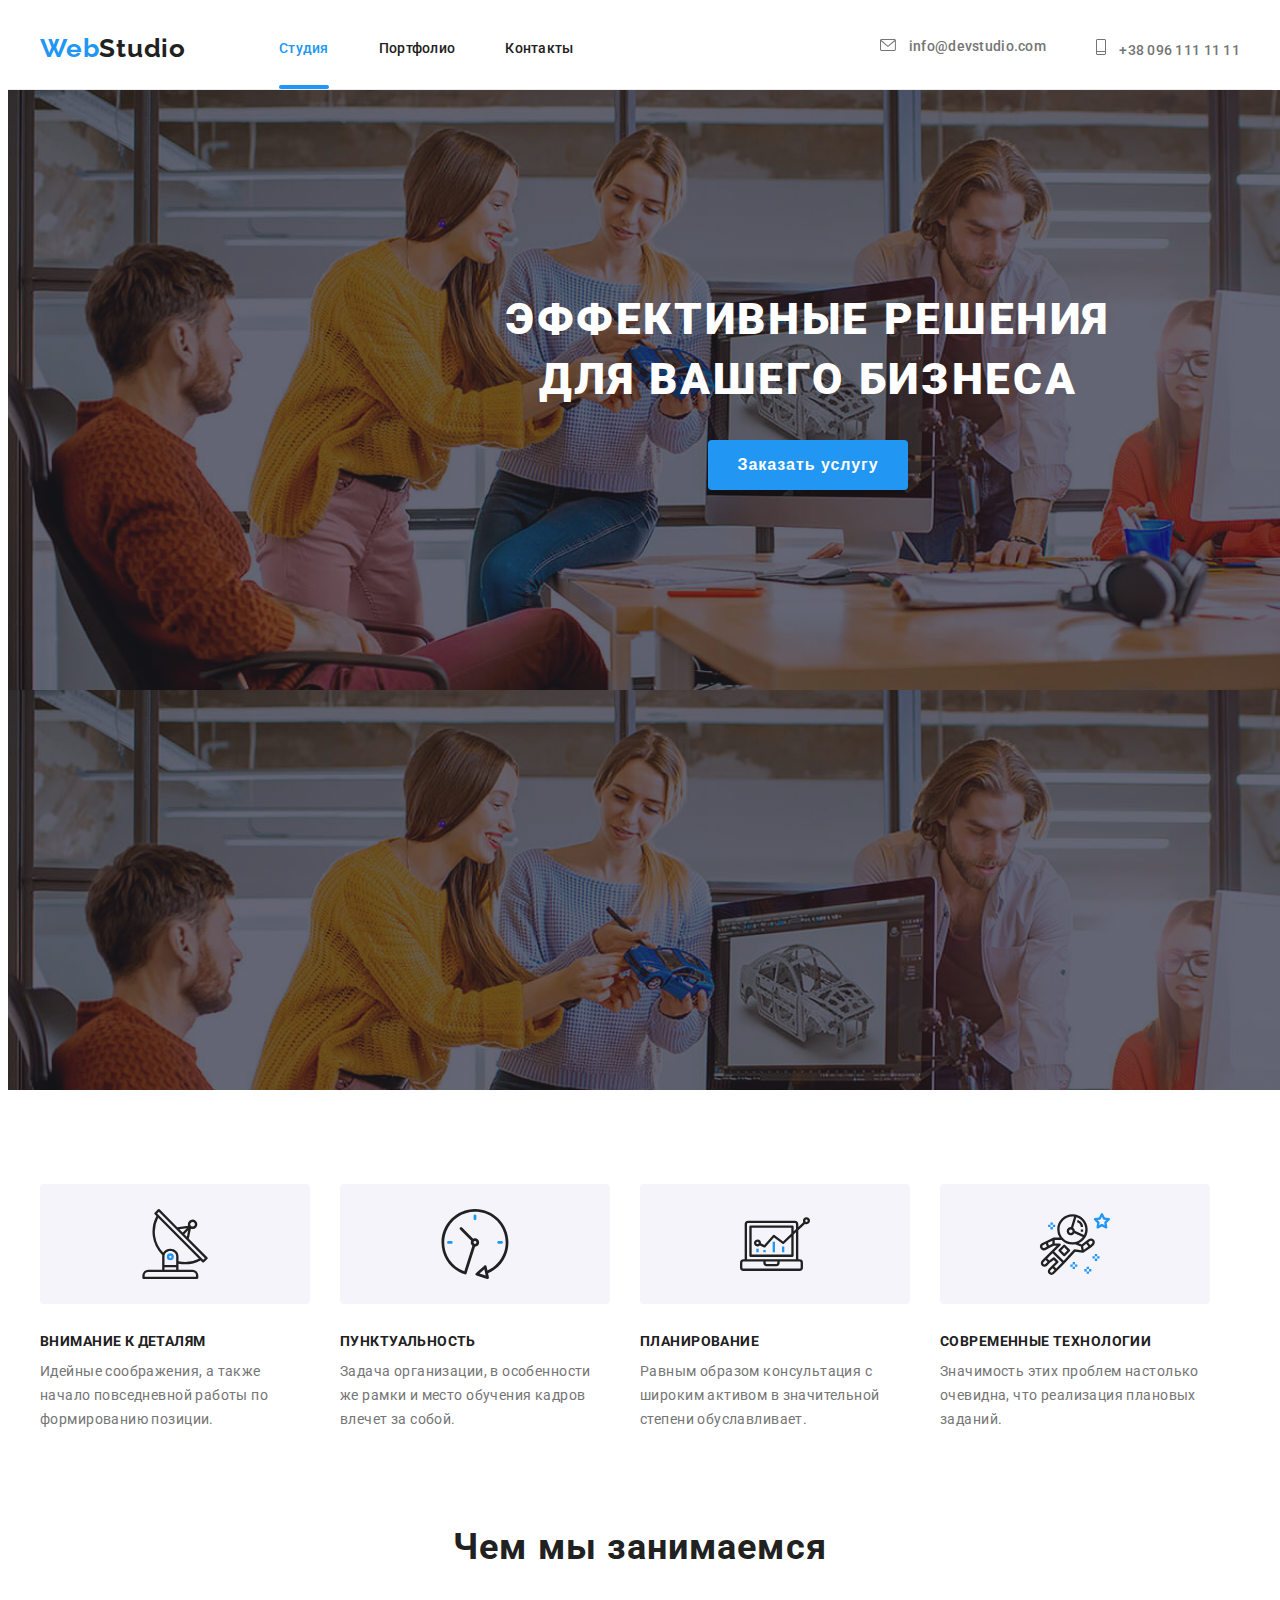
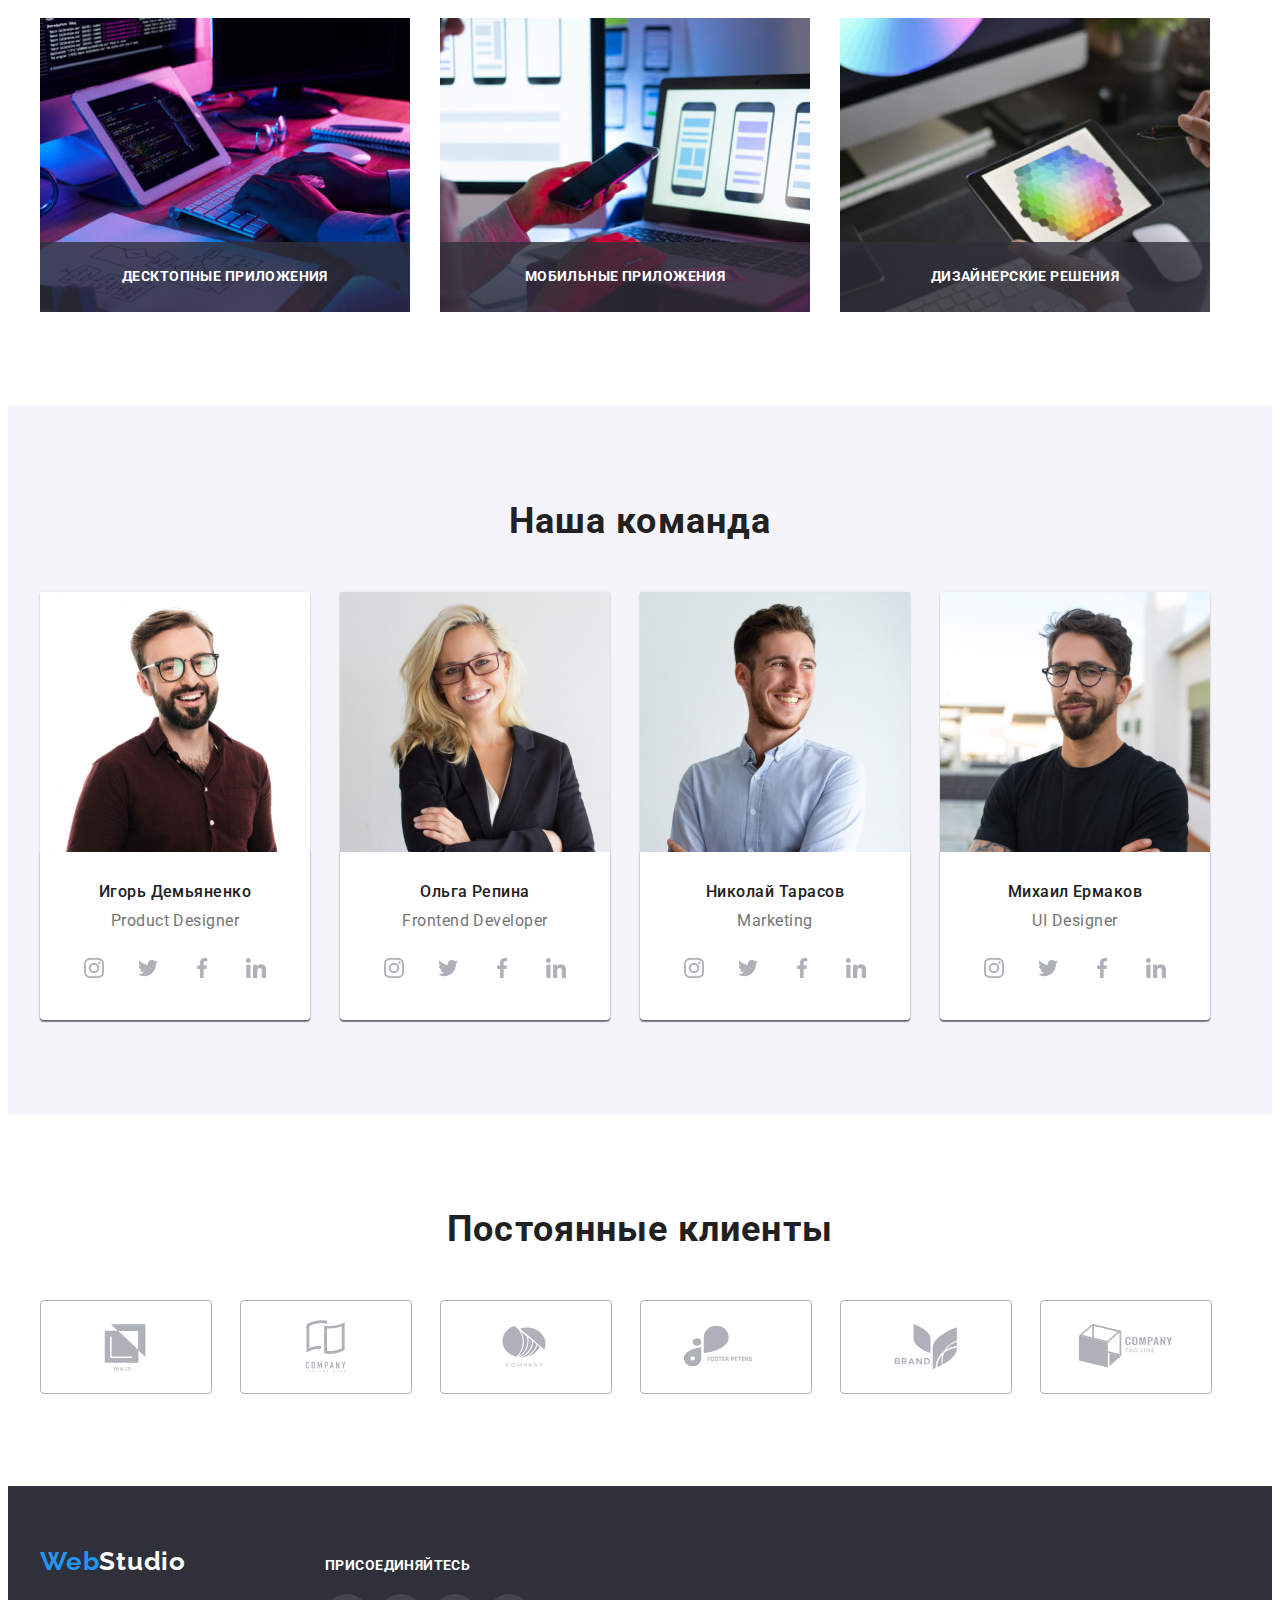
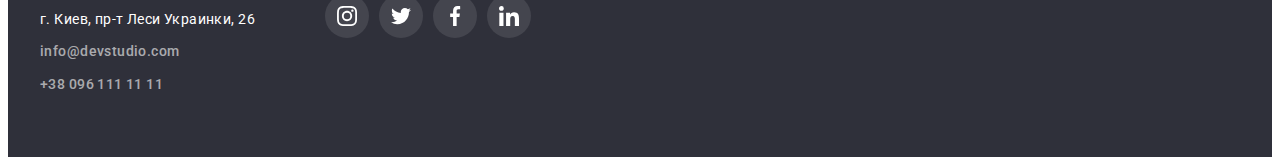
<file: index.html>
<!DOCTYPE html>
<html lang="ru">
  <head>
    <meta charset="UTF-8" />
    <meta http-equiv="X-UA-Compatible" content="IE=edge" />
    <meta name="viewport" content="width=device-width, initial-scale=1.0" />
    <title>Web Studio</title>
    <!--Progect Fonts-->
    <link rel="preconnect" href="https://fonts.googleapis.com" />
    <link rel="preconnect" href="https://fonts.gstatic.com" crossorigin />
    <link
      href="https://fonts.googleapis.com/css2?family=Raleway:wght@700&family=Roboto:wght@400;500;700;900&display=swap"
      rel="stylesheet"
    />
    <!--Normalise-->
    <link
      rel="stylesheet"
      href="https://cdnjs.cloudflare.com/ajax/libs/modern-normalize/1.1.0/modern-normalize.min.css"
      integrity="sha512-wpPYUAdjBVSE4KJnH1VR1HeZfpl1ub8YT/NKx4PuQ5NmX2tKuGu6U/JRp5y+Y8XG2tV+wKQpNHVUX03MfMFn9Q=="
      crossorigin="anonymous"
      referrerpolicy="no-referrer"/>
    <!-- Styles-->
    <link rel="stylesheet" href="./css/styles.css" />
  </head>
  <body>
    <header class="page-header">
      <div class="container main-nav">
        <a href="./" aria-label="Логотип сайта Web Studio" class="logo"
          ><span class="web">Web</span>Studio</a>
        <nav class="nav">
          <ul class="site-nav">
            <li class="item">
              <a class="link-studio" href="./index.html">Студия</a>
            </li>
            <li class="item">
              <a class="link" href="./portfolio.html">Портфолио</a>
            </li>
            <li class="item">
              <a class="link" href="#">Контакты</a>
            </li>
          </ul>
        </nav>
        <ul class="contact">
          <li class="item">
            <a class="link icon-header" href="mailto:info@devstudio.com">
              <svg class="header-icon">
                <use href="./image/symbol-defs1.svg#icon-emaile-icon" ></use>
              </svg>
              info@devstudio.com</a>
          </li>
          <li class="item">
            <a class="link icon-tel" href="tel:380961111111:">
              <svg class="tel-icon">
                <use href="./image/symbol-defs1.svg#icon-mobile-icon" ></use>
              </svg>
              +38 096 111 11 11</a>
          </li>
        </ul>
      </div>
    </header>
    <main class="main">
      <!-- _________HERO_________-->
      <section class="hero">
        <div class="container hero-section">
             <h1 class="hero-title">Эффективные решения для вашего бизнеса</h1>
             <button type="button" class="button" data-modal-open>Заказать услугу</button>
             <!--Модалка-->
           
             <div class="backdrop is-hidden" data-modal>
               <div class="modal">
                 <button class="button-close" data-modal-close>
                   <svg class="close-icon" width="18" height="18">
                     <use href="./image/symbol-defs1.svg#icon-close"></use>
                   </svg>
                 </button>
                 <form class="client-form" name="clform" autocomplete="on">
                   <p class="title-form">Оставьте свои данные, мы вам перезвоним</p>
                   <label class="label-frm user-name">Имя
                     <input type="text" name="username" autofocus>
                    </label>
                   <label class="label-form phon-number">Телефон
                     <input type="tel" name="user-telephon" autofocus>
                    </label>
                   <label class="label-frm user-email">Почта
                     <input type="email" name="email" autofocus>
                    </label>
                   <label class="label-frm user-coment">Комментарий
                     <textarea name="coments" rows="5" placeholder="Введите текст"></textarea>
                    </label>
                   <label class="label-frm user-contract">
                     <input type="checkbox" name="contract">
                     Соглашаюсь с рассылкой и принимаю Условия договора
                    </label>
                   <button class="tbn-submit">Отправить</button>
                 </form>
               </div>
             </div>

        </div>
        
      </section>

      <!-- Особенности-->
      <section class="uniqueness">
        <div class="container">
          <h2 class="section-title">Наши особенности</h2>
          <ul class="list specifics-list">
            <li class="item">
              <div class="bgr-icon">
                <svg class="icon" widht="70" height="70">
                <use href="./image/symbol-defs1.svg#icon-antenna" ></use>
              </svg>
              </div>
              
              <h3 class="second-title">Внимание к деталям</h3>
              <p class="text">
                Идейные соображения, а также начало повседневной работы по формированию позиции.
              </p>
            </li>
            <li class="item">
               <div class="bgr-icon">
                <svg class="icon" widht="70" height="70">
                <use href="./image/symbol-defs1.svg#icon-clock" ></use>
              </svg>
              </div>
              <h3 class="second-title">Пунктуальность</h3>
              <p class="text">
                Задача организации, в особенности же рамки и место обучения кадров влечет за собой.
              </p>
            </li>
            <li class="item">
               <div class="bgr-icon">
                <svg class="icon" widht="70" height="70">
                <use href="./image/symbol-defs1.svg#icon-diagram" ></use>
              </svg>
              </div>
              <h3 class="second-title">Планирование</h3>
              <p class="text">
                Равным образом консультация с широким активом в значительной степени обуславливает.
              </p>
            </li>
            <li class="item">
               <div class="bgr-icon">
                <svg class="icon" widht="70" height="70">
                <use href="./image/symbol-defs1.svg#icon-astronaut" ></use>
              </svg>
              </div>
              <h3 class="second-title">Современные технологии</h3>
              <p class="text">
                Значимость этих проблем настолько очевидна, что реализация плановых заданий.
              </p>
            </li>
          </ul>
        </div>
      </section>
      <!--Чем мы занимаемся-->
      <section class="our-work">
        <div class="container">
          <h2 class="title">Чем мы занимаемся</h2>
          <ul class="work-list">
            <li class="item">
              <img class="image"
                src="./image/what-doing/img.jpg"
                alt="изображон  компютер с кодом"
                width="370"
                height="294"/>
              <p class="text-img">Десктопные приложения</p>
            </li>
            <li class="item">
              <img class="image" 
                src="./image/what-doing/img-1.jpg"
                alt="ноутбук и телефон"
                width="370"
                height="294"/>
              <p class="text-img">Мобильные приложения</p>
            </li>
            <li class="item">
              <img class="image" src="./image/what-doing/img-2.jpg" 
              alt="планшет" 
              width="370" 
              height="294" />
              <p class="text-img">Дизайнерские решения</p>
            </li>
          </ul>
        </div>
      </section>
      <!--Наша команда-->
      <section class="team">
        <div class="container">
              <h2 class="title">Наша команда</h2>
        <ul class="team-list" >
          <li class="item">
            <img class="image" src="./image/team/img.jpg" alt="Фото Игоря" width="270" height="260" />
            <div class="name">
               <h3 class="second-title">Игорь Демьяненко</h3>
               <p lang="en" class="text">Product Designer</p>
               <ul class="socials">
                 <li class="social-item">
                   <a class="socials-link link" href="" target="_blank" rel="noreferrer noopener" aria-label="иконка">
                     <svg class="social-icon" width="20" height="20">
                       <use href="./image/symbol-defs1.svg#icon-instagram"></use>
                     </svg>
                   </a>
                 </li>
                 <li class="social-item">
                   <a class="socials-link link" href="" target="_blank" rel="noreferrer noopener" aria-label="иконка">
                     <svg class="social-icon" width="20" height="20">
                       <use href="./image/symbol-defs1.svg#icon-twitter"></use>
                     </svg>
                   </a>
                 </li>
                 <li class="social-item">
                   <a class="socials-link link" href="" target="_blank" rel="noreferrer noopener" aria-label="иконка">
                     <svg class="social-icon" width="20" height="20">
                       <use href="./image/symbol-defs1.svg#icon-facebook"></use>
                     </svg>
                   </a>
                 </li>
                 <li class="social-item">
                   <a class="socials-link link" href="" target="_blank" rel="noreferrer noopener" aria-label="иконка">
                     <svg class="social-icon" width="20" height="20">
                       <use href="./image/symbol-defs1.svg#icon-linkedin"></use>
                     </svg>
                   </a>
                 </li>
               </ul>
            </div>
           
          </li>
          <li class="item">
            <img class="image" src="./image/team/img-1.jpg" alt="Фото Ольги" width="270" height="260" />
            <div class="name">
              <h3 class="second-title">Ольга Репина</h3>
              <p lang="en" class="text">Frontend Developer</p>
             <ul class="socials">
                 <li class="social-item">
                   <a class="socials-link link" href="" target="_blank" rel="noreferrer noopener" aria-label="иконка">
                     <svg class="social-icon" width="20" height="20">
                       <use href="./image/symbol-defs1.svg#icon-instagram"></use>
                     </svg>
                   </a>
                 </li>
                 <li class="social-item">
                   <a class="socials-link link" href="" target="_blank" rel="noreferrer noopener" aria-label="иконка">
                     <svg class="social-icon" width="20" height="20">
                       <use href="./image/symbol-defs1.svg#icon-twitter"></use>
                     </svg>
                   </a>
                 </li>
                 <li class="social-item">
                   <a class="socials-link link" href="" target="_blank" rel="noreferrer noopener" aria-label="иконка">
                     <svg class="social-icon" width="20" height="20">
                       <use href="./image/symbol-defs1.svg#icon-facebook"></use>
                     </svg>
                   </a>
                 </li>
                 <li class="social-item">
                   <a class="socials-link link" href="" target="_blank" rel="noreferrer noopener" aria-label="иконка">
                     <svg class="social-icon" width="20" height="20">
                       <use href="./image/symbol-defs1.svg#icon-linkedin"></use>
                     </svg>
                   </a>
                 </li>
               </ul>
            </div>
            
          </li>
          <li class="item">
            <img class="image" src="./image/team/img-2.jpg" alt="Фото Николая" width="270" height="260" />
            <div class="name">
              <h3 class="second-title">Николай Тарасов</h3>
              <p lang="en" class="text">Marketing</p>
              <ul class="socials">
                 <li class="social-item">
                   <a class="socials-link link" href="" target="_blank" rel="noreferrer noopener" aria-label="иконка">
                     <svg class="social-icon" width="20" height="20">
                       <use href="./image/symbol-defs1.svg#icon-instagram"></use>
                     </svg>
                   </a>
                 </li>
                 <li class="social-item">
                   <a class="socials-link link" href="" target="_blank" rel="noreferrer noopener" aria-label="иконка">
                     <svg class="social-icon" width="20" height="20">
                       <use href="./image/symbol-defs1.svg#icon-twitter"></use>
                     </svg>
                   </a>
                 </li>
                 <li class="social-item">
                   <a class="socials-link link" href="" target="_blank" rel="noreferrer noopener" aria-label="иконка">
                     <svg class="social-icon" width="20" height="20">
                       <use href="./image/symbol-defs1.svg#icon-facebook"></use>
                     </svg>
                   </a>
                 </li>
                 <li class="social-item">
                   <a class="socials-link link" href="" target="_blank" rel="noreferrer noopener" aria-label="иконка">
                     <svg class="social-icon" width="20" height="20">
                       <use href="./image/symbol-defs1.svg#icon-linkedin"></use>
                     </svg>
                   </a>
                 </li>
               </ul>
            </div>
            
          </li>
          <li class="item">
            <img class="image" src="./image/team/img-3.jpg" alt="Фото Михаила" width="270" height="260" />
            <div class="name">
              <h3 class="second-title">Михаил Ермаков</h3>
              <p lang="en" class="text">UI Designer</p>
              <ul class="socials">
                 <li class="social-item">
                   <a class="socials-link " href="" target="_blank" rel="noreferrer noopener" aria-label="иконка instagram">
                     <svg class="social-icon" width="20" height="20">
                       <use href="./image/symbol-defs1.svg#icon-instagram"></use>
                     </svg>
                   </a>
                 </li>
                 <li class="social-item">
                   <a class="socials-link link" href="" target="_blank" rel="noreferrer noopener" aria-label="иконка twitter">
                     <svg class="social-icon" width="20" height="20">
                       <use href="./image/symbol-defs1.svg#icon-twitter"></use>
                     </svg>
                   </a>
                 </li>
                 <li class="social-item">
                   <a class="socials-link link" href="" target="_blank" rel="noreferrer noopener" aria-label="иконка facebook">
                     <svg class="social-icon" width="20" height="20">
                       <use href="./image/symbol-defs1.svg#icon-facebook"></use>
                     </svg>
                   </a>
                 </li>
                 <li class="social-item">
                   <a class="socials-link link" href="" target="_blank" rel="noreferrer noopener" aria-label="иконка linkedin">
                     <svg class="social-icon" width="20" height="20">
                       <use href="./image/symbol-defs1.svg#icon-linkedin"></use>
                     </svg>
                   </a>
                 </li>
               </ul>
            </div>
            
          </li>
        </ul>
        </div>
    
      </section>
      <!-- Постоянные клиенты-->
      <section class="our-client">
        <div class="container">

       
        <h2 class="title client-title">Постоянные клиенты</h2>
        <ul class="list client-list">
          <li class="client-item item">
            <a class="link client-link" href="" target="_blank" rel="noreferrer noopener" aria-label="логотип компании YA & CO">
             <svg class="company-logo" widht="106" heigth="60">
              <use href="./image/symbol-defs1.svg#icon-logo-cl1"></use>
            </svg>
            </a>
           
          </li>
          <li class="client-item item">
            <a class="link client-link" href="" target="_blank" rel="noreferrer noopener" aria-label="логотип компании Tagline Here">
            <svg class="company-logo" widht="106" heigth="60">
              <use href="./image/symbol-defs1.svg#icon-logo-cl2"></use>
            </svg>
            </a>
            
          </li>
          <li class="client-item item">
            <a class="link client-link" href="" target="_blank" rel="noreferrer noopener" aria-label="логотип компании Company">
            <svg class="company-logo" widht="106" heigth="60">
              <use href="./image/symbol-defs1.svg#icon-logo-cl3"></use>
            </svg>
            </a>
           
          </li>
          <li class="client-item item">
            <a class="link client-link" href="" target="_blank" rel="noreferrer noopener" aria-label="логотип компании FOSTER PETERS">
            <svg class="company-logo" widht="106" heigth="60">
              <use href="./image/symbol-defs1.svg#icon-logo-cl4"></use>
            </svg>
            </a>
            
          </li>
          <li class="client-item item">
            <a class="link client-link" href="" target="_blank" rel="noreferrer noopener" aria-label="логотип компании Brand">
            <svg class="company-logo" widht="106" heigth="60">
              <use href="./image/symbol-defs1.svg#icon-logo-cl5"></use>
            </svg>
            </a>
            
          </li>
          <li class="client-item item">
            <a class="link client-link" href="" target="_blank" rel="noreferrer noopener" aria-label="логотип компании Tag Line">
            <svg class="company-logo" widht="106" heigth="60">
              <use href="./image/symbol-defs1.svg#icon-logo-cl6"></use>
            </svg>
            </a>
           
          </li>
        </ul>
         </div>
      </section>
    </main>
    <footer class="footer">
      <div class="container footer-container">
           <div class="one-two"> 
            <a href="./" aria-label="Логотип сайта Web Studio" class="logo"><span class="web">Web</span>Studio</a>
              <address class="address">
                  <p class="text">г. Киев, пр-т Леси Украинки, 26</p>
                    <ul class="address-list">
                                <li class="item address-item">
                                    <a href="mailto:info@devstudio.com" class="link">info@devstudio.com</a>
                                </li>
                      <li class="item address-item">
                            <a href="tel:380961111111:" class="link">+38 096 111 11 11</a>
                      </li>
                  </ul>
          </div>
         <div class="one-two">
          <h2 class="title-social">присоединяйтесь</h2>
                <ul class="socials">
                 <li class="social-item">
                   <a class="socials-link link" href="" target="_blank" rel="noreferrer noopener" aria-label="иконка instagram">
                     <svg class="social-icon" width="20" height="20">
                       <use href="./image/symbol-defs1.svg#icon-instagram"></use>
                     </svg>
                   </a>
                 </li>
                 <li class="social-item">
                   <a class="socials-link link" href="" target="_blank" rel="noreferrer noopener" aria-label="иконка twitter">
                     <svg class="social-icon" width="20" height="20">
                       <use href="./image/symbol-defs1.svg#icon-twitter"></use>
                     </svg>
                   </a>
                 </li>
                 <li class="social-item">
                   <a class="socials-link link" href="" target="_blank" rel="noreferrer noopener" aria-label="иконка facebook">
                     <svg class="social-icon" width="20" height="20">
                       <use href="./image/symbol-defs1.svg#icon-facebook"></use>
                     </svg>
                   </a>
                 </li>
                 <li class="social-item">
                   <a class="socials-link link" href="" target="_blank" rel="noreferrer noopener" aria-label="иконка linkedin">
                     <svg class="social-icon" width="20" height="20">
                       <use href="./image/symbol-defs1.svg#icon-linkedin"></use>
                     </svg>
                   </a>
                 </li>
               </ul>
        </div>
      </div>
      
      </address>
    </footer>
    <script src="./js/modal.js"></script>
  </body>
</html>
</file>
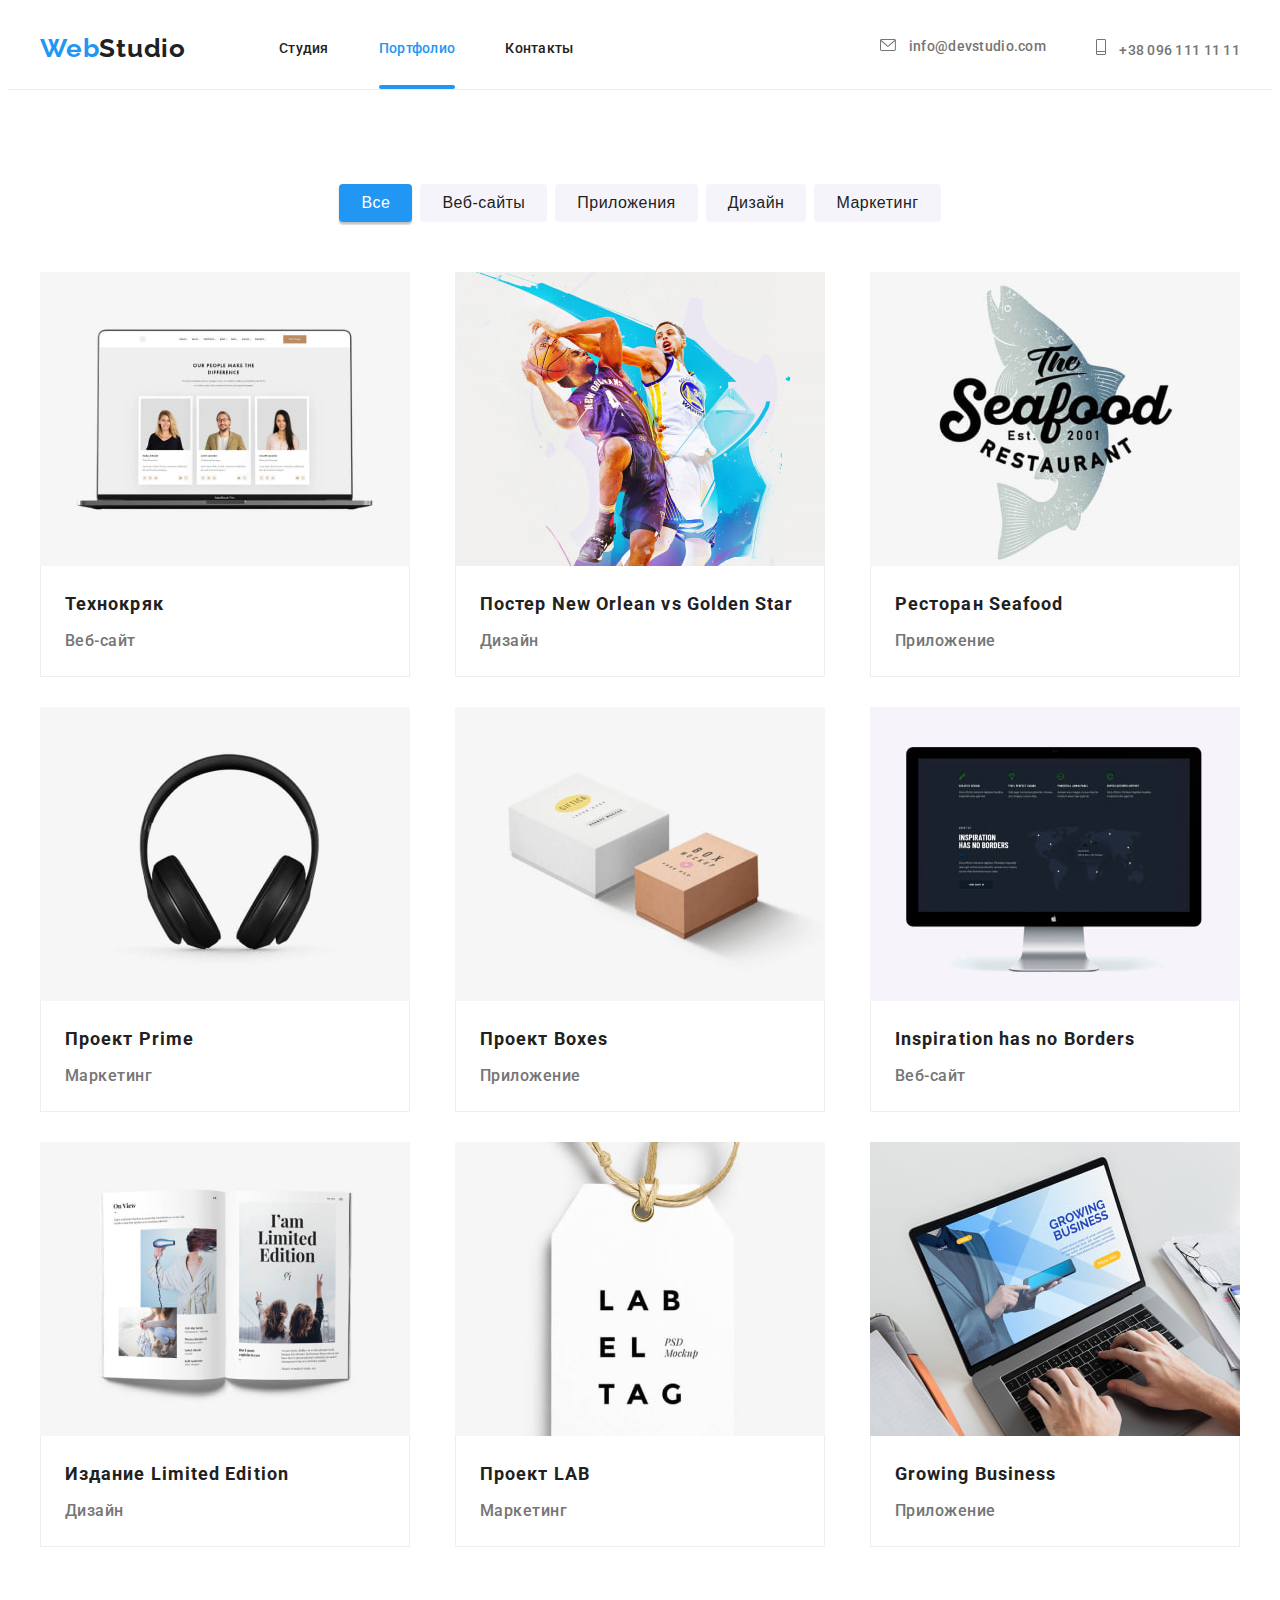
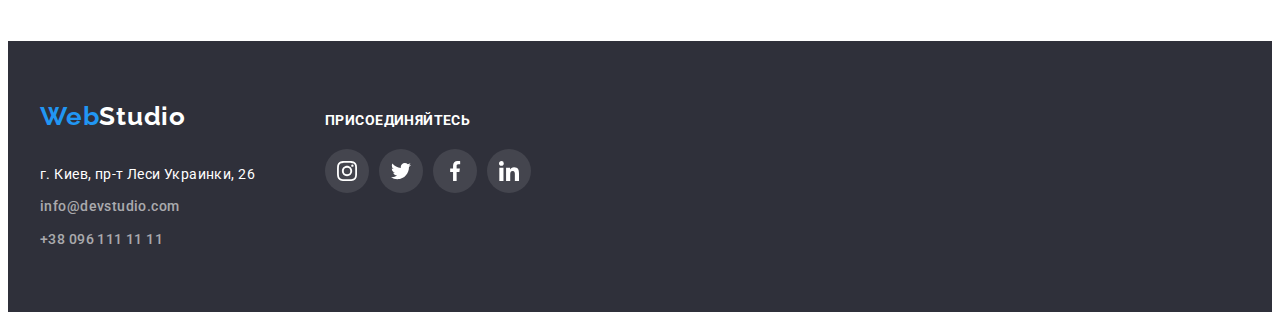
<file: portfolio.html>
<!DOCTYPE html>
<html lang="en">
  <head>
    <meta charset="UTF-8" />
    <meta http-equiv="X-UA-Compatible" content="IE=edge" />
    <meta name="viewport" content="width=device-width, initial-scale=1.0" />
    <title>portfolio</title>
    <!--Progect Fonts-->
    <link rel="preconnect" href="https://fonts.googleapis.com" />
    <link rel="preconnect" href="https://fonts.gstatic.com" crossorigin />
    <link
      href="https://fonts.googleapis.com/css2?family=Raleway:wght@700&family=Roboto:wght@400;500;700;900&display=swap"
      rel="stylesheet"
    />
    <!--Normalise-->
    <link
      rel="stylesheet"
      href="https://cdnjs.cloudflare.com/ajax/libs/modern-normalize/1.1.0/modern-normalize.min.css"
      integrity="sha512-wpPYUAdjBVSE4KJnH1VR1HeZfpl1ub8YT/NKx4PuQ5NmX2tKuGu6U/JRp5y+Y8XG2tV+wKQpNHVUX03MfMFn9Q=="
      crossorigin="anonymous"
      referrerpolicy="no-referrer"
    />
    <!-- Styles-->
    <link rel="stylesheet" href="./css/styles.css" />
  </head>
  <body>
    <header class="page-header">
      <div class="container main-nav">
        <a href="./" aria-label="Логотип сайта Web Studio" class="logo">
          <span class="web">Web</span>Studio</a>
        <nav class="nav">
          <ul class="site-nav">
            <li class="item">
              <a class="link" href="./index.html">Студия</a>
            </li>
            <li class="item">
              <a class="link-portfolio" href="./portfolio.html">Портфолио</a>
            </li>
            <li class="item">
              <a class="link" href="#">Контакты</a>
            </li>
          </ul>
        </nav>
         <ul class="contact">
          <li class="item">
            <a class="link icon-header" href="mailto:info@devstudio.com">
              <svg class="header-icon">
                <use href="./image/symbol-defs1.svg#icon-emaile-icon" ></use>
              </svg>
              info@devstudio.com</a>
          </li>
          <li class="item">
            <a class="link icon-tel" href="tel:380961111111:">
              <svg class="tel-icon">
                <use href="./image/symbol-defs1.svg#icon-mobile-icon" ></use>
              </svg>
              +38 096 111 11 11</a>
          </li>
        </ul>
      </div>
    </header>
    <main>
      <section class="filtr-button">
        <div class="container ">
          <h1 class="title-portfolio">Портфолио</h1>
          <ul class="filtr">
            <li class="item">
              <button type="button" class="button-all">Все</button>
            </li>
            <li class="item">
              <button type="button" class="button">Веб-сайты</button>
            </li>
            <li class="item">
              <button type="button" class="button">Приложения</button>
            </li>
            <li class="item">
              <button type="button" class="button">Дизайн</button>
            </li>
            <li class="item">
              <button type="button" class="button">Маркетинг</button>
            </li>
          </ul>   
          <ul class="list-img">
            <li class="item item-img ">
              <a class="link img-link" href="" target="_blank" rel="noreferrer noopener">
                <div class="image-box">
                   <img 
                     src="./image/portfolio/img.jpg"
                      alt="ноутбук с открытым сайтом"
                      width="370"
                      height="294" class="image"/>
                 <div class="overlay-box">
                      <p class="overley">Ресурс предлагает комплексные предложения с разным уровнем функционала и сервисов. Все это позволит посетителю получить исчерпывающие сведения о компании или частном лице.</p>
                 </div>
                

                </div>
                 
               <div class="portfolio-border">
                <h2 class="title">Технокряк</h2>
               <p class="text">Веб-сайт</p>
               </div>

              </a>
              
              
            </li>
            <li class="item item-img">
              <a class="link img-link" href="" target="_blank" rel="noreferrer noopener">
                <div class="image-box">

                <img
                 src="./image/portfolio/img-1.jpg"
                 alt="два баскетболиста"
                 width="370"
                 height="294" class="image"/>
                 <div class="overlay-box">
                      <p class="overley">Ресурс предлагает комплексные предложения с разным уровнем функционала и сервисов. Все это позволит посетителю получить исчерпывающие сведения о компании или частном лице.</p>
                 </div>

                </div> 
               
              <div class="portfolio-border">
                <h2 class="title">Постер New Orlean vs Golden Star</h2>
              <p class="text">Дизайн</p>
              </div>
              </a>
              
              
            </li>
            <li class="item item-img">
              <a class="link img-link" href="" target="_blank" rel="noreferrer noopener">
                <div class="image-box">

                    <img
                   src="./image/portfolio/img-2.jpg"
                   alt="название ресторана на фоне рыбы"
                   width="370"
                  height="294" class="image"/>
                  <div class="overlay-box">
                      <p class="overley">Ресурс предлагает комплексные предложения с разным уровнем функционала и сервисов. Все это позволит посетителю получить исчерпывающие сведения о компании или частном лице.</p>
                 </div>

                </div>  
               
              <div class="portfolio-border">
                <h2 class="title">Ресторан Seafood</h2>
              <p class="text">Приложение</p>
              </div>
              </a>
             
              
            </li>
            <li class="item item-img">
              <a class="link img-link" href="" target="_blank" rel="noreferrer noopener">
                   <div class="image-box">

                    <img src="./image/portfolio/img-3.jpg" alt="наушники" width="370" height="294" class="image"/>
                       <div class="overlay-box">
                          <p class="overley">Ресурс предлагает комплексные предложения с разным уровнем функционала и сервисов. Все это позволит посетителю получить исчерпывающие сведения о компании или частном лице.</p>
                       </div>
                   </div>  
                  
              <div class="portfolio-border">
                <h2 class="title">Проект Prime</h2>
              <p class="text">Маркетинг</p>
              </div>
              </a>
              
              
            </li>
            <li class="item item-img">
              <a class="link img-link" href="" target="_blank" rel="noreferrer noopener">
                <div class="image-box">
                  <img src="./image/portfolio/img-4.jpg" 
                  alt="две коробки" 
                  width="370" 
                  height="294" 
                  class="image"/>
                  <div class="overlay-box">
                      <p class="overley">Ресурс предлагает комплексные предложения с разным уровнем функционала и сервисов. Все это позволит посетителю получить исчерпывающие сведения о компании или частном лице.</p>
                 </div>
                </div> 
                  
              <div class="portfolio-border">
                <h2 class="title">Проект Boxes</h2>
              <p class="text">Приложение</p>
              </div>
              </a>
              
              
            </li>
            <li class="item item-img">
              <a class="link img-link" href="" target="_blank" rel="noreferrer noopener">
                <div class="image-box">
                  <img
                src="./image/portfolio/img-5.jpg"
                alt="монитор с картой мира на нем"
                width="370"
                height="294" class="image"
              />
                <div class="overlay-box">
                      <p class="overley">Ресурс предлагает комплексные предложения с разным уровнем функционала и сервисов. Все это позволит посетителю получить исчерпывающие сведения о компании или частном лице.</p>
                 </div>

                </div>  
                
              <div class="portfolio-border">
                <h2 class="title">Inspiration has no Borders</h2>
              <p class="text">Веб-сайт</p>
              </div>

              </a>
              
              
            </li>
            <li class="item item-img">
              <a class="link img-link" href="" target="_blank" rel="noreferrer noopener">
                <div class="image-box">
                  <img
                src="./image/portfolio/img-6.jpg"
                alt="открытая книга"
                width="370"
                height="294" class="image"
              />
              <div class="overlay-box">
                      <p class="overley">Ресурс предлагает комплексные предложения с разным уровнем функционала и сервисов. Все это позволит посетителю получить исчерпывающие сведения о компании или частном лице.</p>
                 </div>

                </div>  
                
              <div class="portfolio-border">
                <h2 class="title">Издание Limited Edition</h2>
              <p class="text">Дизайн</p>
              </div>

              </a>
              
              
            </li>
            <li class="item item-img">
              <a class="link img-link" href="" target="_blank" rel="noreferrer noopener">
                <div class="image-box">
                  <img src="./image/portfolio/img-7.jpg" alt="лейба" 
                  width="370" 
                  height="294" 
                  class="image"/>
                  <div class="overlay-box">
                      <p class="overley">Ресурс предлагает комплексные предложения с разным уровнем функционала и сервисов. Все это позволит посетителю получить исчерпывающие сведения о компании или частном лице.</p>
                 </div>

                </div>  
                
              <div class="portfolio-border">
                <h2 class="title">Проект LAB</h2>
              <p class="text">Маркетинг</p>
              </div>

              </a>
              
              
            </li>
            <li class="item item-img">
              <a class="link img-link" href="" target="_blank" rel="noreferrer noopener">
                <div class="image-box">
                  <img
                src="./image/portfolio/img-8.jpg"
                alt="руки человека что то набирают на ноутбуке"
                width="370"
                height="294" class="image"
              />
              <div class="overlay-box">
                      <p class="overley">Ресурс предлагает комплексные предложения с разным уровнем функционала и сервисов. Все это позволит посетителю получить исчерпывающие сведения о компании или частном лице.</p>
                 </div>
                </div>  
                
              <div class="portfolio-border">
                <h2 class="title">Growing Business</h2>
              <p class="text">Приложение</p>
              </div>

              </a>
              
              
            </li>
          </ul>
        </div>
      </section>
    </main>
    <footer class="footer">
      <div class="container footer-container">
           <div class="one-two"> 
            <a href="./" aria-label="Логотип сайта Web Studio" class="logo"><span class="web">Web</span>Studio</a>
              <address class="address">
                  <p class="text">г. Киев, пр-т Леси Украинки, 26</p>
                    <ul class="address-list">
                                <li class="item address-item">
                                    <a href="mailto:info@devstudio.com" class="link">info@devstudio.com</a>
                                </li>
                      <li class="item address-item">
                            <a href="tel:380961111111:" class="link">+38 096 111 11 11</a>
                      </li>
                  </ul>
          </div>
         <div class="one-two">
          <h2 class="title-social">присоединяйтесь</h2>
                <ul class="socials">
                 <li class="social-item">
                   <a class="socials-link link" href="" target="_blank" rel="noreferrer noopener" aria-label="иконка instagram">
                     <svg class="social-icon" width="20" height="20">
                       <use href="./image/symbol-defs1.svg#icon-instagram"></use>
                     </svg>
                   </a>
                 </li>
                 <li class="social-item">
                   <a class="socials-link link" href="" target="_blank" rel="noreferrer noopener" aria-label="иконка twitter">
                     <svg class="social-icon" width="20" height="20">
                       <use href="./image/symbol-defs1.svg#icon-twitter"></use>
                     </svg>
                   </a>
                 </li>
                 <li class="social-item">
                   <a class="socials-link link" href="" target="_blank" rel="noreferrer noopener" aria-label="иконка facebook">
                     <svg class="social-icon" width="20" height="20">
                       <use href="./image/symbol-defs1.svg#icon-facebook"></use>
                     </svg>
                   </a>
                 </li>
                 <li class="social-item">
                   <a class="socials-link link" href="" target="_blank" rel="noreferrer noopener" aria-label="иконка linkedin">
                     <svg class="social-icon" width="20" height="20">
                       <use href="./image/symbol-defs1.svg#icon-linkedin"></use>
                     </svg>
                   </a>
                 </li>
               </ul>
        </div>
      </div>
      
      </address>
    </footer>
  </body>
</html>
</file>
<file: css/styles.css>
body {
  font-family: 'Roboto', sans-serif;
  color: #757575;
}
h1,
h2,
h3,
h4,
h5,
h6,
p {
  margin: 0;
}
ul {
  list-style: none;
  margin: 0;
  padding: 0;
}
.container {
  /* outline: 1px solid red;*/

  width: 1200px;
  padding-left: 15px;
  padding-right: 15px;

  margin-right: auto;
  margin-left: auto;
}
:root {
  --backgr-header: #ffffff;
  --backgr-hero: #2f303a;
  --backgr-team: #f5f4fa;
  --color-button: #2196f3;
  --color-title: #212121;
  --border-img: #eeeeee;

  /* animations */
  --slow-anim: 600ms ease;
  --fast-anim: 400ms ease-in-out;
  --very-fast-anim: 250ms;
}

/*#region -----HEADER------*/
.page-header {
  background-color: var(--backgr-header);
}
.logo {
  padding-top: 25px;
  padding-bottom: 25px;
  margin-right: 93px;
  font-family: 'Raleway';
  font-weight: 700;
  font-size: 26px;
  line-height: 1.2;
  /* identical to box height */

  letter-spacing: 0.03em;
  text-decoration: none;
  color: #212121;
}
.web {
  color: #2196f3;
}
/* посилання в хедері*/

.link {
  font-weight: 500;
  font-size: 14px;
  line-height: 1.14;
  letter-spacing: 0.02em;
  color: #212121;
  text-decoration: none;

  transition: color 250ms cubic-bezier(0.4, 0, 0.2, 1);
}
.link:hover,
.link:focus {
  color: #2196f3;
}
.contact .link {
  color: #757575;
}
.contact .link:hover,
.contact .link:focus {
  color: #2196f3;
}

.site-nav {
  display: flex;
}
.site-nav .link,
.link-studio,
.link-portfolio {
  display: block;
  padding-top: 32px;
  padding-bottom: 32px;
}
.site-nav .item + .item {
  margin-left: 50px;
}
.contact {
  display: flex;
  margin-left: auto;
}
.contact .link {
  display: block;
  padding-top: 25px;
  padding-bottom: 25px;
}
.contact .item + .item {
  margin-left: 50px;
}
.main-nav {
  display: flex;
  align-items: center;
}
.page-header {
  border-bottom: 1px solid #ececec;
}
/*CONTAINER*/

/* background */
.hero {
  background-color: var(--backgr-hero);
  text-align: center;
  font-family: inherit;
}
.our-work {
  background-color: var(--backgr-work);
}
.uniqueness {
  background-color: var(--backgr-work);
}
.team {
  background-color: var(--backgr-team);
}
.footer {
  background-color: var(--backgr-hero);
}
/* прибрати крапки в списках*/
.item {
  list-style-type: none;
}
/*#endregion*/
/*#region HERO,  and TITLE*/
.hero-title {
  width: 696px;
  margin-right: auto;
  margin-left: auto;
  margin-bottom: 30px;
  font-weight: 900;
  font-size: 44px;
  line-height: 1.36;
  /* or 136% */

  text-align: center;
  letter-spacing: 0.06em;
  text-transform: uppercase;

  color: #ffffff;
}
.hero .button {
  width: 200px;
  padding-top: 10px;
  padding-bottom: 10px;

  background-color: #2196f3;
  box-shadow: 0px 4px 4px rgba(0, 0, 0, 0.15);

  border-radius: 4px;

  font-weight: 700;
  font-size: 16px;
  line-height: 1.88;

  letter-spacing: 0.06em;
  cursor: pointer;

  color: #ffffff;
  border: 0;
}
.hero {
  background-color: #c4c4c4;
  width: 1600px;
  height: 600px;
  margin-right: auto;
  margin-left: auto;
  padding-top: 200px;
  padding-bottom: 200px;
  background-image: linear-gradient(rgba(47, 48, 58, 0.4), rgba(47, 48, 58, 0.4)),
    url('../image/hero/hero.jpg');
}
/*___MODALKA______*/
.backdrop {
  position: fixed;
  top: 0;
  left: 0;

  width: 100%;
  height: 100%;

  background-color: rgba(0, 0, 0, 0.2);

  transition: opacity var(--very-fast-anim), visibility var(--very-fast-anim);
}

.backdrop.is-hidden {
  opacity: 0;
  visibility: hidden;
  pointer-events: none;
}
.modal {
  position: absolute;
  top: 50%;
  left: 50%;
  transform: translate(-50%, -50%);

  width: 528px;
  height: 581px;

  background-color: #fff;

  box-shadow: 0px 1px 3px rgba(0, 0, 0, 0.12), 0px 1px 1px rgba(0, 0, 0, 0.14),
    0px 2px 1px rgba(0, 0, 0, 0.2);
  border-radius: 4px;

  transition: transform 250ms ease-in-out 400ms, opacity 250ms ease-in-out 400ms;
}
.button-close {
  position: absolute;
  top: 8px;
  right: 8px;

  display: flex;

  padding: 0;
  width: 30px;
  height: 30px;
  border: 1px solid rgba(0, 0, 0, 0.1);

  align-items: center;
  justify-content: center;
  border-radius: 50%;

  background-color: #fff;

  cursor: pointer;
}

/*__________Modalka-forma_____________*/
.client-form {
  display: block;
}

/*____________ ANIMATION_______*/
.backdrop.is-hidden .modal {
  transform: translate(-50%, -50%) scale(0.4);
  opacity: 0;
}
.backdrop .modal {
  transform: translate(-50%, -50%) scale(1);
  opacity: 1;
}
/*#endregion*/
/*#region Оссобенности*/
.uniqueness {
  padding-top: 94px;
  padding-bottom: 94px;
}
.specifics-list {
  display: flex;
}

.container .specifics-list .item {
  width: 270px;
}
.specifics-list .item + .item {
  margin-left: 30px;
}
.section-title {
  position: absolute;
  width: 1px;
  height: 1px;
  margin: -1px;
  border: 0;
  padding: 0;
  white-space: nowrap;
  clip-path: inset(100%);
  clip: rect(0 0 0 0);
  overflow: hidden;
}
.uniqueness .second-title {
  font-weight: 700;
  font-size: 14px;
  line-height: 1.14;
  letter-spacing: 0.03em;
  text-transform: uppercase;

  color: #212121;

  margin-bottom: 10px;
}
.uniqueness .text {
  font-size: 14px;
  line-height: 1.71;

  letter-spacing: 0.03em;

  color: #757575;
}
/*#endregion*/
/*#region Чим займаємося*/
.title {
  font-weight: 700;
  font-size: 36px;
  line-height: 1.17;
  text-align: center;
  letter-spacing: 0.03em;
  color: var(--color-title);
}
.our-work .title {
  margin-bottom: 50px;
}
.work-list {
  position: relative;

  display: flex;
}
.our-work {
  padding-bottom: 94px;
}
.work-list .item + .item {
  margin-left: 30px;
}
.work-list .text-img {
  position: absolute;
  bottom: 0;

  /* content: ''; */
  display: flex;
  width: 370px;
  height: 70px;

  align-items: center;
  justify-content: center;

  font-weight: 700;
  font-size: 14px;
  line-height: 1.14;
  text-align: center;
  letter-spacing: 0.03em;
  text-transform: uppercase;

  color: #ffffff;
  background-color: rgba(47, 48, 58, 0.8);
}

/*#endregion*/
/*#region  Наша Команда TEAM*/
.image {
  display: block;
}
.team .second-title {
  font-weight: 500;
  font-size: 16px;
  line-height: 1.19;

  text-align: center;
  letter-spacing: 0.03em;
  color: var(--color-title);
  margin-bottom: 10px;
}
.team .text {
  font-size: 16px;
  line-height: 1.19;

  text-align: center;
  letter-spacing: 0.03em;
  margin-bottom: 16px;

  color: #757575;
}
.team .title {
  margin-bottom: 50px;
}
.team-list {
  display: flex;
}

.team-list .item + .item {
  margin-left: 30px;
}
.team-list .item {
  box-shadow: 0px 1px 3px rgba(0, 0, 0, 0.12), 0px 1px 1px rgba(0, 0, 0, 0.14),
    0px 2px 1px rgba(0, 0, 0, 0.2);

  border-radius: 0px 0px 4px 4px;
}

.team {
  padding-top: 94px;
  padding-bottom: 94px;
}
.name {
  padding-top: 30px;
  padding-bottom: 30px;
  background-color: #ffffff;

  box-shadow: 0px 1px 3px rgba(0, 0, 0, 0.12), 0px 1px 1px rgba(0, 0, 0, 0.14),
    0px 2px 1px rgba(0, 0, 0, 0.2);

  border-radius: 0px 0px 4px 4px;
}
/* _______socials icons_________*/
.social-icon {
  fill: #afb1b8;
  transition: fill 250ms cubic-bezier(0.4, 0, 0.2, 1);
}
.socials {
  display: flex;
  justify-content: center;
  align-items: center;
}
.social-item:not(:last-child) {
  margin-right: 10px;
}
.socials-link {
  display: flex;
  width: 44px;
  height: 44px;

  background-color: #ffffff;
  border-radius: 50%;
  align-items: center;
  justify-content: center;

  transition: background-color 250ms cubic-bezier(0.4, 0, 0.2, 1);
}
.socials-link:hover,
.socials-link:focus {
  background-color: var(--color-button);
}
.socials-link:hover .social-icon,
.socials-link:focus .social-icon {
  fill: #ffffff;
}
/*#endregion*/
/*#region Footer*/
.footer .logo {
  display: block;
  color: #ffffff;

  margin-bottom: 30px;
  margin-right: 0;
  padding-top: 0;
  padding-bottom: 0;
}
.footer .text {
  font-size: 14px;
  line-height: 1.71;

  letter-spacing: 0.03em;

  color: #ffffff;
}
.footer .link {
  display: block;
  font-size: 14px;
  line-height: 1.71;

  letter-spacing: 0.03em;

  color: rgba(255, 255, 255, 0.6);
}
.footer .link:hover,
.footer .link:focus {
  color: #2196f3;
}
.address .text {
  margin-bottom: 9px;
}

.address-item:not(:last-child) {
  margin-bottom: 9px;
}
.footer {
  padding-top: 60px;
  padding-bottom: 60px;
}
/*#endregion*/
/*#region PORTFOLIO*/
.link-portfolio {
  position: relative;

  color: var(--color-button);
  font-family: 'Roboto';
  font-weight: 500;
  font-size: 14px;
  line-height: 1.14;
  letter-spacing: 0.02em;
  text-decoration: none;
}
.link-portfolio::after {
  position: absolute;
  bottom: 0;
  left: 0;

  content: '';
  display: block;
  width: 100%;
  height: 4px;

  background-color: #2196f3;
  border-radius: 2px;
}
.title-portfolio {
  position: absolute;
  width: 1px;
  height: 1px;
  margin: -1px;
  border: 0;
  padding: 0;
  white-space: nowrap;
  clip-path: inset(100%);
  clip: rect(0 0 0 0);
  overflow: hidden;
}
/* FILTR*/
.filtr .button {
  font-weight: 500;
  font-size: 16px;
  line-height: 1.62;

  text-align: center;
  letter-spacing: 0.03em;
  cursor: pointer;

  background-color: #f5f4fa;
  color: #212121;
  border: 0;
  border-radius: 4px;
}
/*--- SECTION-----*/
.filtr-button {
  padding-top: 94px;
  padding-bottom: 94px;
}
.filtr {
  display: flex;
  padding-bottom: 50px;
  justify-content: center;
}
.filtr .item + .item {
  margin-left: 8px;
}
.button-all {
  font-weight: 500;
  font-size: 16px;
  line-height: 1.62;

  text-align: center;
  letter-spacing: 0.03em;
  cursor: pointer;

  background-color: var(--color-button);
  color: var(--backgr-header);
  border: 0;
  border-radius: 4px;
  box-shadow: 0px 3px 1px rgba(0, 0, 0, 0.1), 0px 1px 2px rgba(0, 0, 0, 0.08),
    0px 2px 2px rgba(0, 0, 0, 0.12);

  padding-top: 6px;
  padding-bottom: 6px;
  padding-right: 22px;
  padding-left: 22px;
}
/* .button {
  transition: background-color 250ms cubic-bezier(0.4, 0, 0.2, 1);
} */
.button:hover,
.button:focus {
  background-color: var(--color-button);
  color: var(--backgr-header);
  box-shadow: 0px 3px 1px rgba(0, 0, 0, 0.1), 0px 1px 2px rgba(0, 0, 0, 0.08),
    0px 2px 2px rgba(0, 0, 0, 0.12);
}
.filtr .button {
  padding-top: 6px;
  padding-bottom: 6px;
  padding-right: 22px;
  padding-left: 22px;

  transition: background-color 250ms cubic-bezier(0.4, 0, 0.2, 1),
    color 250ms cubic-bezier(0.4, 0, 0.2, 1), box-shadow 250ms cubic-bezier(0.4, 0, 0.2, 1);
}
/* PORTFOLIO IMG*/
.image {
  display: block;
}
.list-img .title {
  text-align: left;
  font-weight: 700;
  font-size: 18px;
  line-height: 2;

  letter-spacing: 0.06em;

  color: #212121;

  margin-bottom: 4px;
}
.list-img .text {
  font-size: 16px;
  line-height: 1.88;

  letter-spacing: 0.03em;

  color: #757575;
}
.address {
  font-style: normal;
}
.link-studio {
  position: relative;

  color: var(--color-button);
  font-weight: 500;
  font-size: 14px;
  line-height: 1.14;
  letter-spacing: 0.02em;
  text-decoration: none;
}
.link-studio::after {
  content: '';
  position: absolute;
  bottom: 0;
  left: 0;

  display: block;
  width: 100%;
  height: 4px;

  background-color: #2196f3;
  border-radius: 2px;
}
.list-img {
  display: flex;
  flex-wrap: wrap;
  justify-content: space-between;
}
.item-img {
  margin-bottom: 30px;
}
.portfolio-border {
  padding-top: 20px;
  padding-bottom: 20px;
  padding-right: 24px;
  padding-left: 24px;
  border-right: 1px solid #eeeeee;
  border-bottom: 1px solid #eeeeee;
  border-left: 1px solid #eeeeee;
}
.item-img {
  width: 370px;
  margin-right: 30px;
}
.item-img:nth-child(3n) {
  margin-right: 0;
}
.item-img:nth-last-child(-n + 3) {
  margin-bottom: 0;
}
/*________hover portfolio_____*/
.img-link {
  display: block;

  transition: box-shadow 250ms cubic-bezier(0.4, 0, 0.2, 1);
}
.img-link:hover,
.img-link:focus {
  box-shadow: 0px 1px 1px rgba(0, 0, 0, 0.12), 0px 4px 4px rgba(0, 0, 0, 0.06),
    1px 4px 6px rgba(0, 0, 0, 0.16);
}

/*____________OVERLEY__________*/
.image-box {
  position: relative;
  overflow: hidden;
}
.overlay-box {
  position: absolute;
  top: 0;
  left: 0;

  transform: translateY(100%);
  transition: transform 250ms cubic-bezier(0.4, 0, 0.2, 1);
}
.overley {
  width: 370px;
  height: 294px;

  padding-bottom: 63px;
  padding-top: 63px;
  padding-left: 24px;
  padding-right: 24px;

  font-weight: 400;
  font-size: 18px;
  line-height: 1.56;

  letter-spacing: 0.03em;

  color: #ffffff;
  background-color: rgba(33, 150, 243, 0.9);
}

.img-link:hover .overlay-box,
.img-link:focus .overlay-box {
  transform: translateY(0);
}

/*#endregion*/
/*#region HEAD ICONS*/
.header-icon {
  width: 16px;
  height: 12px;
  fill: currentColor;
  margin-right: 10px;
}

.tel-icon {
  width: 10px;
  height: 16px;
  fill: currentColor;
  margin-right: 10px;
}
/*SVG - Наши особенности*/
.bgr-icon {
  display: flex;
  background-color: #f5f4fa;
  height: 120px;
  justify-content: center;
  align-items: center;

  margin-bottom: 30px;
  border-radius: 4px;
}
/*#endregion*/
/*#region CLIENT LOGO SVG*/
.client-title {
  margin-bottom: 50px;
}
.our-client {
  padding-top: 94px;
  padding-bottom: 94px;
}

.client-item {
  width: 170px;
  height: 92px;
}
.client-link {
  display: flex;

  align-items: center;
  justify-content: center;
  width: 100%;
  height: 100%;

  border: 1px solid #afb1b8;
  border-radius: 4px;
  transition: background-color 250ms cubic-bezier(0.4, 0, 0.2, 1);
}
.client-link:hover,
.client-link:focus {
  border-color: var(--color-button);
}
.client-link:hover .company-logo,
.client-link:focus .company-logo {
  fill: var(--color-button);
}
.client-item:not(:last-child) {
  margin-right: 30px;
}

.client-list {
  display: flex;
}
.company-logo {
  width: 106px;
  height: 60px;
  fill: #afb1b8;

  transition: fill 250ms cubic-bezier(0.4, 0, 0.2, 1);
}

/*#endregion*/
/*#region Footer social icon*/
.footer-container {
  display: flex;
  align-items: baseline;
}
.title-social {
  /* font-style: normal; */
  /* font-weight: 700; */
  font-size: 14px;
  line-height: 1.14;
  letter-spacing: 0.03em;
  text-transform: uppercase;

  color: #ffffff;
  margin-bottom: 20px;
}
/* _______socials icons_________*/
.one-two:not(:last-child) {
  margin-right: 70px;
}
.one-two .social-icon {
  fill: var(--backgr-header);
}
.one-two .socials {
  display: flex;
  justify-content: center;
  align-items: center;
}
.one-two .social-item:not(:last-child) {
  margin-right: 10px;
}
.one-two .socials-link {
  display: flex;
  width: 44px;
  height: 44px;

  background-color: rgba(255, 255, 255, 0.1);
  border-radius: 50%;
  align-items: center;
  justify-content: center;
}
.socials-link:hover,
.socials-link:focus {
  background-color: var(--color-button);
}
.socials-link:hover .social-icon,
.socials-link:focus .social-icon {
  fill: #ffffff;
}

/*#endregion*/
</file>
